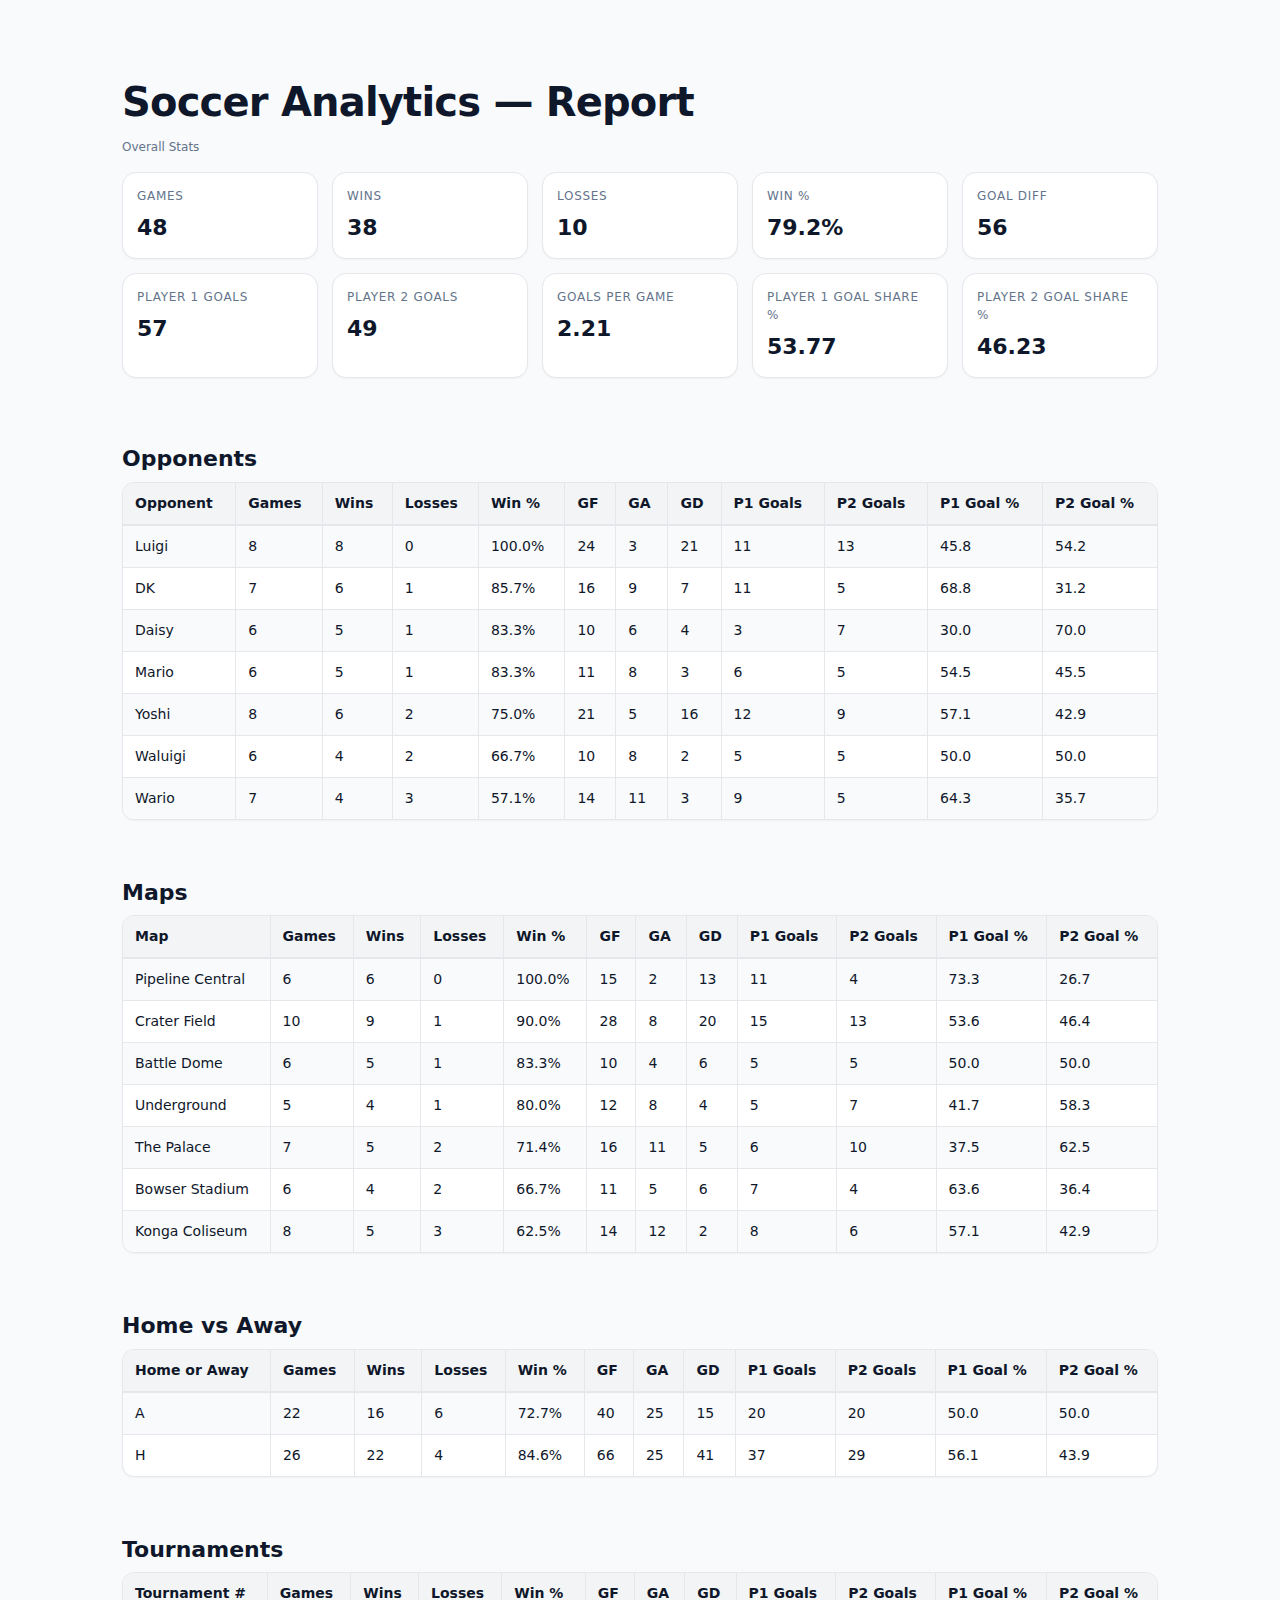
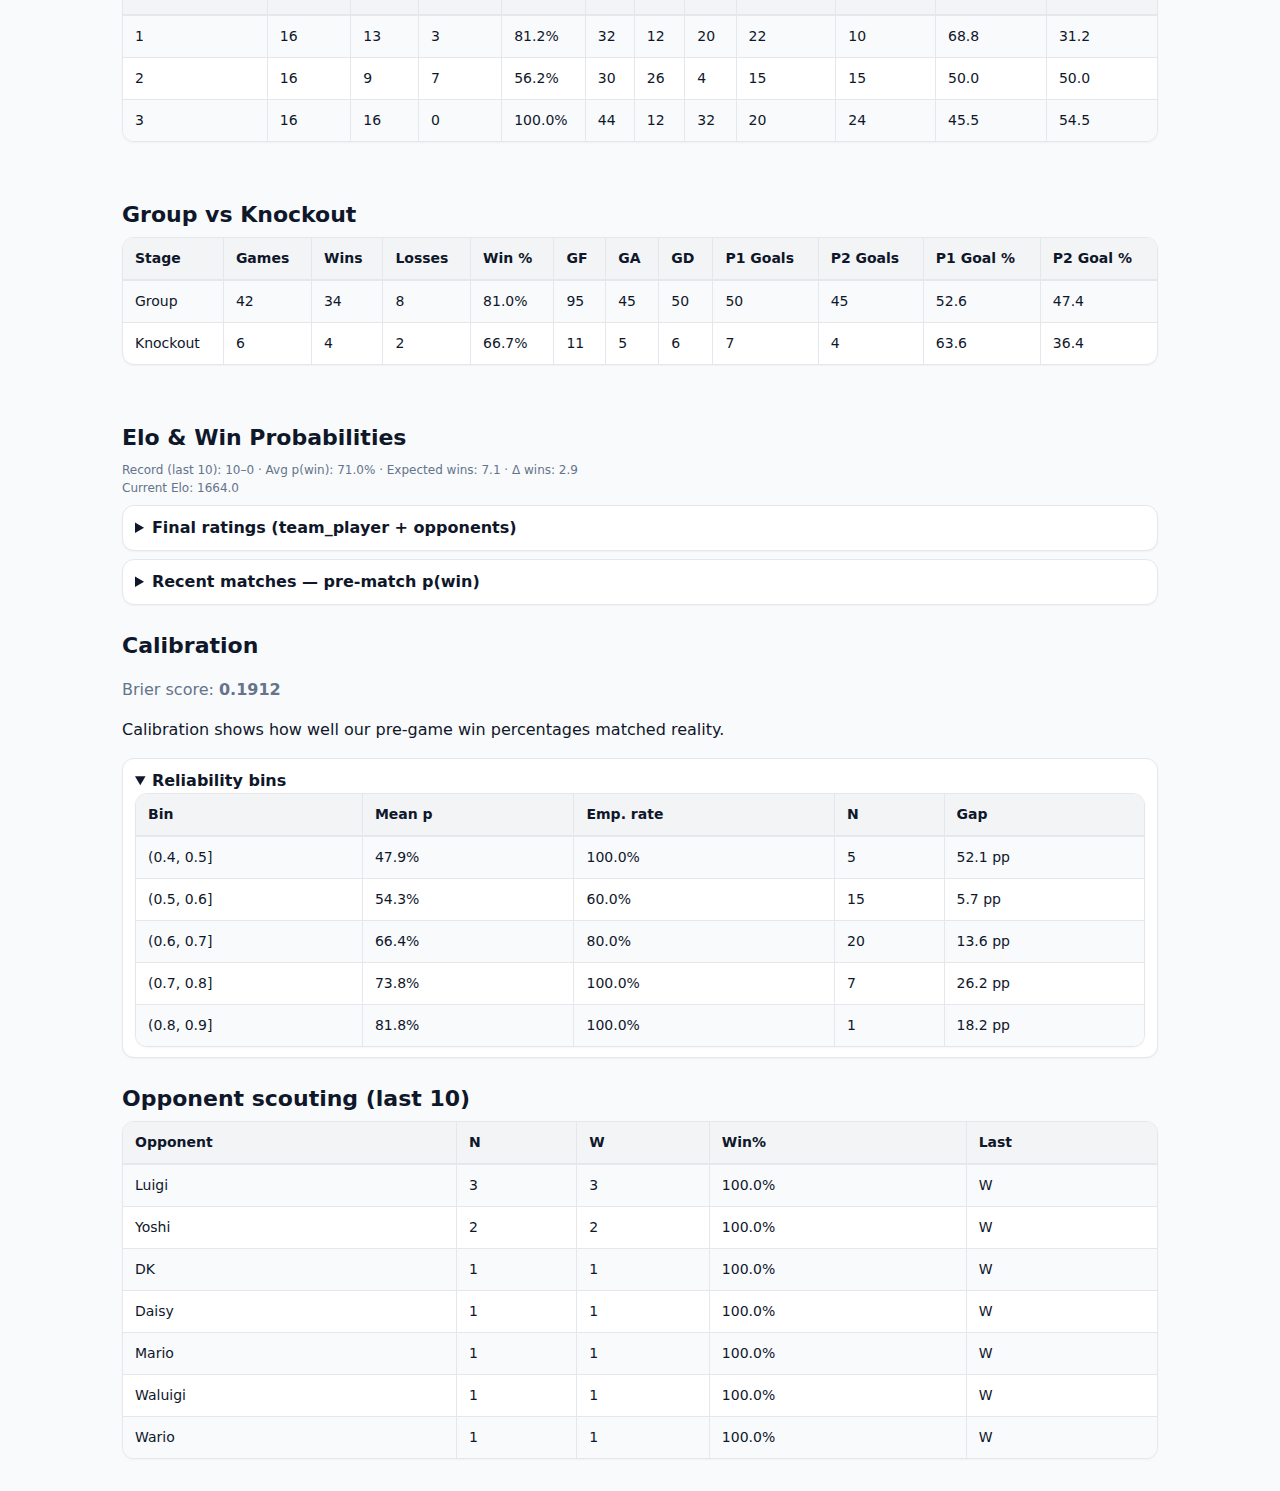
<file: docs/index.html>
<!doctype html>
<html lang="en">
<head>
  <meta charset="utf-8">
  <title>Soccer Analytics — Report</title>
  <meta name="viewport" content="width=device-width, initial-scale=1">
  <!-- <link rel="stylesheet" href="./styles.css"> -->
  <link rel="stylesheet" href="styles.css">

  <style>
    /* ---------- light, clean portfolio-ish styles ---------- */
    * { box-sizing: border-box; }

    html, body {
      height: 100%;
      margin: 0;
      background: #f9fafb;      /* very light gray */
      color: #0f172a;           /* slate-900 */
      font: 16px/1.5 ui-sans-serif, system-ui, -apple-system, Segoe UI, Roboto, Helvetica, Arial;
    }

    .container {
      max-width: 1100px;
      margin: 40px auto;
      padding: clamp(20px, 3vw, 32px);   /* equal padding on ALL sides */
    }

    h1 {
      margin: 0 0 .4rem;
      font-size: clamp(28px, 3.2vw, 40px);
      letter-spacing: -0.02em;
      color: #0f172a;
    }
    h2 { margin: 0 0 .4rem; font-size: clamp(18px, 2.2vw, 22px); }
    .muted { color: #64748b; }
    .small { font-size: 12px; }
    .section { margin-top: 2rem; }

    /* KPIs */
    .kpis {
      display: grid;
      grid-template-columns: repeat(auto-fit, minmax(170px, 1fr));
      gap: 14px;
      margin: 1rem 0 2rem;
    }
    .kpi {
      background: #fff;
      border: 1px solid #e5e7eb;
      border-radius: 14px;
      padding: 14px;
      box-shadow: 0 1px 2px rgba(0,0,0,.04);
    }

    .kpi .label { color: #64748b; font-size: 12px; text-transform: uppercase; letter-spacing: .06em; }
    .kpi .value { font-weight: 700; font-size: 22px; margin-top: 6px; }

    /* Content layout: always single column so tables stack */
    .grid { display: grid; grid-template-columns: 1fr; gap: 24px; }
    .grid > * { min-width: 0; }

    /* Tables */
    table {
      width: 100%;
      border-collapse: separate;
      border-spacing: 0;
      background: #fff;
      border: 1px solid #e5e7eb;
      border-radius: 12px;
      overflow: hidden;
      font-size: 14px;
      box-shadow: 0 1px 2px rgba(0,0,0,.04);
    }
    thead th {
      background: #f3f4f6;
      color: #0f172a;
      padding: 10px 12px;
      text-align: left;
      border-bottom: 1px solid #e5e7eb;
    }
    /* row lines */
    td { padding: 10px 12px; border-top: 1px solid #e5e7eb; }
    /* column separators */
    thead th + th,
    tbody td + td,
    tfoot td + td { border-left: 1px solid #e5e7eb; }

    tbody tr:nth-child(odd) { background: #f8fafc; }  /* subtle zebra */
    tbody tr:hover { background: #eef2ff; }            /* gentle hover */

    /* details/summary blocks */
    details {
      background: #fff;
      border: 1px solid #e5e7eb;
      border-radius: 12px;
      padding: 10px 12px;
      margin-top: .5rem;
      box-shadow: 0 1px 2px rgba(0,0,0,.04);
    }
    summary { cursor: pointer; font-weight: 600; }

    /* tiny probability bar */
    .smallbar {
      height: 8px;
      background: #e5e7eb;
      border-radius: 9999px;
      overflow: hidden;
      margin-bottom: 4px;
    }
    .smallbar span {
      display: block;
      height: 100%;
      background: linear-gradient(90deg, #2563eb, #22d3ee);
    }

    /* optional outcome highlights */
    .up-win td { background: rgba(16,185,129,.12); }
    .up-loss td { background: rgba(239,68,68,.12); }

    /* responsiveness */
    @media (max-width: 600px) {
      table { font-size: 13px; }
      .container { padding: 16px; }  /* still equal on all sides */
    }
  </style>

  
</head>  
<body data-theme="dark">
  <main class="container">
  <h1>Soccer Analytics — Report</h1>
  <!-- <div class="muted small">Stage 1 • CSV → metrics → static HTML</div> -->
   <div class="muted small">Overall Stats</div>

  <!-- KPIs (Key Performance Indicators)-->
  <div class="kpis">
    <div class="kpi"><div class="label">Games</div><div class="value">48</div></div>
    <div class="kpi"><div class="label">Wins</div><div class="value">38</div></div>
    <div class="kpi"><div class="label">Losses</div><div class="value">10</div></div>
    <div class="kpi"><div class="label">Win %</div><div class="value">79.2%</div></div>
    <div class="kpi"><div class="label">Goal Diff</div><div class="value">56</div></div>
    <div class="kpi"><div class="label">Player 1 Goals</div><div class="value">57</div></div>
    <div class="kpi"><div class="label">Player 2 Goals</div><div class="value">49</div></div>
    <div class="kpi"><div class="label">Goals per game</div><div class="value">2.21</div></div>
    <div class="kpi"><div class="label">Player 1 Goal Share %</div><div class="value">53.77</div></div>
    <div class="kpi"><div class="label">Player 2 Goal Share %</div><div class="value">46.23</div></div>
  </div>

  <div class="grid">

    <!-- Opponents -->
    <div class="section">
      <h2>Opponents</h2>
      <div class="table-wrap">
        <table>
          <thead>
            <tr><th>Opponent</th><th>Games</th><th>Wins</th><th>Losses</th><th>Win %</th><th>GF</th><th>GA</th><th>GD</th><th>P1 Goals</th><th>P2 Goals</th><th>P1 Goal %</th><th>P2 Goal %</th></tr>
          </thead>
          <tbody>
            
              
                <tr>
                  <td>Luigi</td>
                  <td>8</td>
                  <td>8</td>
                  <td>0</td>
                  <td>100.0%</td>
                  <td>24</td>
                  <td>3</td>
                  <td>21</td>
                  <td>11</td>
                  <td>13</td>
                  <td>45.8</td>
                  <td>54.2</td>
                </tr>
              
                <tr>
                  <td>DK</td>
                  <td>7</td>
                  <td>6</td>
                  <td>1</td>
                  <td>85.7%</td>
                  <td>16</td>
                  <td>9</td>
                  <td>7</td>
                  <td>11</td>
                  <td>5</td>
                  <td>68.8</td>
                  <td>31.2</td>
                </tr>
              
                <tr>
                  <td>Daisy</td>
                  <td>6</td>
                  <td>5</td>
                  <td>1</td>
                  <td>83.3%</td>
                  <td>10</td>
                  <td>6</td>
                  <td>4</td>
                  <td>3</td>
                  <td>7</td>
                  <td>30.0</td>
                  <td>70.0</td>
                </tr>
              
                <tr>
                  <td>Mario</td>
                  <td>6</td>
                  <td>5</td>
                  <td>1</td>
                  <td>83.3%</td>
                  <td>11</td>
                  <td>8</td>
                  <td>3</td>
                  <td>6</td>
                  <td>5</td>
                  <td>54.5</td>
                  <td>45.5</td>
                </tr>
              
                <tr>
                  <td>Yoshi</td>
                  <td>8</td>
                  <td>6</td>
                  <td>2</td>
                  <td>75.0%</td>
                  <td>21</td>
                  <td>5</td>
                  <td>16</td>
                  <td>12</td>
                  <td>9</td>
                  <td>57.1</td>
                  <td>42.9</td>
                </tr>
              
                <tr>
                  <td>Waluigi</td>
                  <td>6</td>
                  <td>4</td>
                  <td>2</td>
                  <td>66.7%</td>
                  <td>10</td>
                  <td>8</td>
                  <td>2</td>
                  <td>5</td>
                  <td>5</td>
                  <td>50.0</td>
                  <td>50.0</td>
                </tr>
              
                <tr>
                  <td>Wario</td>
                  <td>7</td>
                  <td>4</td>
                  <td>3</td>
                  <td>57.1%</td>
                  <td>14</td>
                  <td>11</td>
                  <td>3</td>
                  <td>9</td>
                  <td>5</td>
                  <td>64.3</td>
                  <td>35.7</td>
                </tr>
              
            
          </tbody>
        </table>
      </div>
    </div>

    <!-- Maps -->
    <div class="section">
      <h2>Maps</h2>
      <div class="table-wrap">
        <table>
          <thead>
            <tr><th>Map</th><th>Games</th><th>Wins</th><th>Losses</th><th>Win %</th><th>GF</th><th>GA</th><th>GD</th><th>P1 Goals</th><th>P2 Goals</th><th>P1 Goal %</th><th>P2 Goal %</th></tr>
          </thead>
          <tbody>
            
              
              <tr>
                <td>Pipeline Central</td>
                <td>6</td>
                <td>6</td>
                <td>0</td>
                <td>100.0%</td>
                <td>15</td>
                <td>2</td>
                <td>13</td>
                <td>11</td>
                <td>4</td>
                <td>73.3</td>
                <td>26.7</td>
              </tr>
              
              <tr>
                <td>Crater Field</td>
                <td>10</td>
                <td>9</td>
                <td>1</td>
                <td>90.0%</td>
                <td>28</td>
                <td>8</td>
                <td>20</td>
                <td>15</td>
                <td>13</td>
                <td>53.6</td>
                <td>46.4</td>
              </tr>
              
              <tr>
                <td>Battle Dome</td>
                <td>6</td>
                <td>5</td>
                <td>1</td>
                <td>83.3%</td>
                <td>10</td>
                <td>4</td>
                <td>6</td>
                <td>5</td>
                <td>5</td>
                <td>50.0</td>
                <td>50.0</td>
              </tr>
              
              <tr>
                <td>Underground</td>
                <td>5</td>
                <td>4</td>
                <td>1</td>
                <td>80.0%</td>
                <td>12</td>
                <td>8</td>
                <td>4</td>
                <td>5</td>
                <td>7</td>
                <td>41.7</td>
                <td>58.3</td>
              </tr>
              
              <tr>
                <td>The Palace</td>
                <td>7</td>
                <td>5</td>
                <td>2</td>
                <td>71.4%</td>
                <td>16</td>
                <td>11</td>
                <td>5</td>
                <td>6</td>
                <td>10</td>
                <td>37.5</td>
                <td>62.5</td>
              </tr>
              
              <tr>
                <td>Bowser Stadium</td>
                <td>6</td>
                <td>4</td>
                <td>2</td>
                <td>66.7%</td>
                <td>11</td>
                <td>5</td>
                <td>6</td>
                <td>7</td>
                <td>4</td>
                <td>63.6</td>
                <td>36.4</td>
              </tr>
              
              <tr>
                <td>Konga Coliseum</td>
                <td>8</td>
                <td>5</td>
                <td>3</td>
                <td>62.5%</td>
                <td>14</td>
                <td>12</td>
                <td>2</td>
                <td>8</td>
                <td>6</td>
                <td>57.1</td>
                <td>42.9</td>
              </tr>
              
            
          </tbody>
        </table>
      </div>
    </div>

    <!-- Home vs Away -->
    
    <div class="section">
      <h2>Home vs Away</h2>
      <div class="table-wrap">
        <table>
          <thead>
            <tr><th>Home or Away</th><th>Games</th><th>Wins</th><th>Losses</th><th>Win %</th><th>GF</th><th>GA</th><th>GD</th><th>P1 Goals</th><th>P2 Goals</th><th>P1 Goal %</th><th>P2 Goal %</th></tr>
          </thead>
          <tbody>
            
            <tr>
              <td>A</td>
              <td>22</td>
              <td>16</td>
              <td>6</td>
              <td>72.7%</td>
              <td>40</td>
              <td>25</td>
              <td>15</td>
              <td>20</td>
              <td>20</td>
              <td>50.0</td>
              <td>50.0</td>
            </tr>
            
            <tr>
              <td>H</td>
              <td>26</td>
              <td>22</td>
              <td>4</td>
              <td>84.6%</td>
              <td>66</td>
              <td>25</td>
              <td>41</td>
              <td>37</td>
              <td>29</td>
              <td>56.1</td>
              <td>43.9</td>
            </tr>
            
          </tbody>
        </table>
      </div>
    </div>
    

    <!-- Tournaments -->
    
    <div class="section">
      <h2>Tournaments</h2>
      <div class="table-wrap">
        <table>
          <thead>
            <tr><th>Tournament #</th><th>Games</th><th>Wins</th><th>Losses</th><th>Win %</th><th>GF</th><th>GA</th><th>GD</th><th>P1 Goals</th><th>P2 Goals</th><th>P1 Goal %</th><th>P2 Goal %</th></tr>
          </thead>
          <tbody>
            
            <tr>
              <td>1</td>
              <td>16</td>
              <td>13</td>
              <td>3</td>
              <td>81.2%</td>
              <td>32</td>
              <td>12</td>
              <td>20</td>
              <td>22</td>
              <td>10</td>
              <td>68.8</td>
              <td>31.2</td>
            </tr>
            
            <tr>
              <td>2</td>
              <td>16</td>
              <td>9</td>
              <td>7</td>
              <td>56.2%</td>
              <td>30</td>
              <td>26</td>
              <td>4</td>
              <td>15</td>
              <td>15</td>
              <td>50.0</td>
              <td>50.0</td>
            </tr>
            
            <tr>
              <td>3</td>
              <td>16</td>
              <td>16</td>
              <td>0</td>
              <td>100.0%</td>
              <td>44</td>
              <td>12</td>
              <td>32</td>
              <td>20</td>
              <td>24</td>
              <td>45.5</td>
              <td>54.5</td>
            </tr>
            
          </tbody>
        </table>
      </div>
    </div>
    

    <!-- Group vs Knockout -->
    
    <div class="section">
      <h2>Group vs Knockout</h2>
      <div class="table-wrap">
        <table>
          <thead>
            <tr><th>Stage</th><th>Games</th><th>Wins</th><th>Losses</th><th>Win %</th><th>GF</th><th>GA</th><th>GD</th><th>P1 Goals</th><th>P2 Goals</th><th>P1 Goal %</th><th>P2 Goal %</th></tr>
          </thead>
          <tbody>
            
            <tr>
              <td>Group</td>
              <td>42</td>
              <td>34</td>
              <td>8</td>
              <td>81.0%</td>
              <td>95</td>
              <td>45</td>
              <td>50</td>
              <td>50</td>
              <td>45</td>
              <td>52.6</td>
              <td>47.4</td>
            </tr>
            
            <tr>
              <td>Knockout</td>
              <td>6</td>
              <td>4</td>
              <td>2</td>
              <td>66.7%</td>
              <td>11</td>
              <td>5</td>
              <td>6</td>
              <td>7</td>
              <td>4</td>
              <td>63.6</td>
              <td>36.4</td>
            </tr>
            
          </tbody>
        </table>
      </div>
    </div>
    

    
    
      <div class="section">
        <h2>Elo & Win Probabilities</h2>
          
            
            <div class="muted small">
              Record (last 10): 10–0 ·
              Avg p(win): 71.0% ·
              Expected wins: 7.1 ·
              Δ wins: 2.9
            </div>
          
        <!-- <div class="muted small">Current Elo (team_player): 1500.0</div> -->
         <div class="muted small"> Current Elo: 1664.0 </div>

        <details>
          <summary>Final ratings (team_player + opponents)</summary>
          <div class="table-wrap">
            <table>
              <thead><tr><th>Entity</th><th>Elo</th></tr></thead>
              <tbody>
                
                  <tr><td>team_player</td><td>1664.0</td></tr>
                
                  <tr><td>Wario</td><td>1504.0</td></tr>
                
                  <tr><td>Waluigi</td><td>1492.0</td></tr>
                
                  <tr><td>Yoshi</td><td>1480.0</td></tr>
                
                  <tr><td>Daisy</td><td>1474.0</td></tr>
                
                  <tr><td>Mario</td><td>1473.0</td></tr>
                
                  <tr><td>DK</td><td>1467.0</td></tr>
                
                  <tr><td>Luigi</td><td>1446.0</td></tr>
                
              </tbody>
            </table>
          </div>
        </details>

        <details>
          <summary>Recent matches — pre-match p(win)</summary>
          <div class="table-wrap">
            <table>
              <thead>
                <tr>
                  <th>Date</th>
                  <th>Opponent</th>
                  <th>H/A</th>
                  <th>Result</th>
                  <th>p(win)</th>
                </tr>
              </thead>
              <tbody>
                
                  
                  <tr class="">
                    <td>2025-08-04</td>
                    <td>Wario</td>
                    <td>H</td>
                    <td>W</td>

                    <td>
                      <div class="smallbar">
                        <span style="width: 69.0%"></span>
                      </div>
                      <span class="muted small">69.0%</span>
                    </td>
                  </tr>
                
                  
                  <tr class="">
                    <td>2025-08-04</td>
                    <td>Luigi</td>
                    <td>A</td>
                    <td>W</td>

                    <td>
                      <div class="smallbar">
                        <span style="width: 65.0%"></span>
                      </div>
                      <span class="muted small">65.0%</span>
                    </td>
                  </tr>
                
                  
                  <tr class="">
                    <td>2025-08-04</td>
                    <td>DK</td>
                    <td>H</td>
                    <td>W</td>

                    <td>
                      <div class="smallbar">
                        <span style="width: 76.0%"></span>
                      </div>
                      <span class="muted small">76.0%</span>
                    </td>
                  </tr>
                
                  
                  <tr class="">
                    <td>2025-08-04</td>
                    <td>Waluigi</td>
                    <td>H</td>
                    <td>W</td>

                    <td>
                      <div class="smallbar">
                        <span style="width: 73.0%"></span>
                      </div>
                      <span class="muted small">73.0%</span>
                    </td>
                  </tr>
                
                  
                  <tr class="">
                    <td>2025-08-04</td>
                    <td>Yoshi</td>
                    <td>A</td>
                    <td>W</td>

                    <td>
                      <div class="smallbar">
                        <span style="width: 62.0%"></span>
                      </div>
                      <span class="muted small">62.0%</span>
                    </td>
                  </tr>
                
                  
                  <tr class="">
                    <td>2025-08-04</td>
                    <td>Mario</td>
                    <td>A</td>
                    <td>W</td>

                    <td>
                      <div class="smallbar">
                        <span style="width: 65.0%"></span>
                      </div>
                      <span class="muted small">65.0%</span>
                    </td>
                  </tr>
                
                  
                  <tr class="">
                    <td>2025-08-04</td>
                    <td>Daisy</td>
                    <td>H</td>
                    <td>W</td>

                    <td>
                      <div class="smallbar">
                        <span style="width: 78.0%"></span>
                      </div>
                      <span class="muted small">78.0%</span>
                    </td>
                  </tr>
                
                  
                  <tr class="">
                    <td>2025-08-04</td>
                    <td>Wario</td>
                    <td>A</td>
                    <td>W</td>

                    <td>
                      <div class="smallbar">
                        <span style="width: 62.0%"></span>
                      </div>
                      <span class="muted small">62.0%</span>
                    </td>
                  </tr>
                
                  
                  <tr class="">
                    <td>2025-08-04</td>
                    <td>Yoshi</td>
                    <td>H</td>
                    <td>W</td>

                    <td>
                      <div class="smallbar">
                        <span style="width: 78.0%"></span>
                      </div>
                      <span class="muted small">78.0%</span>
                    </td>
                  </tr>
                
                  
                  <tr class="">
                    <td>2025-08-04</td>
                    <td>Luigi</td>
                    <td>H</td>
                    <td>W</td>

                    <td>
                      <div class="smallbar">
                        <span style="width: 82.0%"></span>
                      </div>
                      <span class="muted small">82.0%</span>
                    </td>
                  </tr>
                
              </tbody>
            </table>
          </div>
        </details>



      </div>
    


    
    <section>
      <h2>Calibration</h2>
      <p class="muted">Brier score: <strong>0.1912</strong></p>
      <p>Calibration shows how well our pre-game win percentages matched reality.</p>

      <details open>
        <summary>Reliability bins</summary>
        <div class="table-wrap">
          <table>
            <thead><tr><th>Bin</th><th>Mean p</th><th>Emp. rate</th><th>N</th><th>Gap</th></tr></thead>
            <tbody>
              
                <tr>
                  <td>(0.4, 0.5]</td>
                  <td>47.9%</td>
                  <td>100.0%</td>
                  <td>5</td>
                  <td>52.1 pp</td>
                </tr>
              
                <tr>
                  <td>(0.5, 0.6]</td>
                  <td>54.3%</td>
                  <td>60.0%</td>
                  <td>15</td>
                  <td>5.7 pp</td>
                </tr>
              
                <tr>
                  <td>(0.6, 0.7]</td>
                  <td>66.4%</td>
                  <td>80.0%</td>
                  <td>20</td>
                  <td>13.6 pp</td>
                </tr>
              
                <tr>
                  <td>(0.7, 0.8]</td>
                  <td>73.8%</td>
                  <td>100.0%</td>
                  <td>7</td>
                  <td>26.2 pp</td>
                </tr>
              
                <tr>
                  <td>(0.8, 0.9]</td>
                  <td>81.8%</td>
                  <td>100.0%</td>
                  <td>1</td>
                  <td>18.2 pp</td>
                </tr>
              
            </tbody>
          </table>
        </div>
      </details>
    </section>
    

    
    <section>
      <h2>Opponent scouting (last 10)</h2>
      <div class="table-wrap">
        <table>
          <thead><tr><th>Opponent</th><th>N</th><th>W</th><th>Win%</th><th>Last</th></tr></thead>
          <tbody>
            
              <tr>
                <td>Luigi</td>
                <td>3</td>
                <td>3</td>
                <td>100.0%</td>
                <td>W</td>
              </tr>
            
              <tr>
                <td>Yoshi</td>
                <td>2</td>
                <td>2</td>
                <td>100.0%</td>
                <td>W</td>
              </tr>
            
              <tr>
                <td>DK</td>
                <td>1</td>
                <td>1</td>
                <td>100.0%</td>
                <td>W</td>
              </tr>
            
              <tr>
                <td>Daisy</td>
                <td>1</td>
                <td>1</td>
                <td>100.0%</td>
                <td>W</td>
              </tr>
            
              <tr>
                <td>Mario</td>
                <td>1</td>
                <td>1</td>
                <td>100.0%</td>
                <td>W</td>
              </tr>
            
              <tr>
                <td>Waluigi</td>
                <td>1</td>
                <td>1</td>
                <td>100.0%</td>
                <td>W</td>
              </tr>
            
              <tr>
                <td>Wario</td>
                <td>1</td>
                <td>1</td>
                <td>100.0%</td>
                <td>W</td>
              </tr>
            
          </tbody>
        </table>
      </div>
    </section>
    







  
  </div>
</main>
</body>
</html>
</file>
<file: docs/styles.css>
/* ---------- light, clean portfolio-ish styles ---------- */
* { box-sizing: border-box; }

html, body {
  height: 100%;
  margin: 0;
  background: #f9fafb;      /* very light gray */
  color: #0f172a;           /* slate-900 */
  font: 16px/1.5 ui-sans-serif, system-ui, -apple-system, Segoe UI, Roboto, Helvetica, Arial;
}

.container {
  max-width: 1100px;
  margin: 40px auto;
  padding: clamp(20px, 3vw, 32px);   /* equal padding on ALL sides */
}

h1 {
  margin: 0 0 .4rem;
  font-size: clamp(28px, 3.2vw, 40px);
  letter-spacing: -0.02em;
  color: #0f172a;
}
h2 { margin: 0 0 .4rem; font-size: clamp(18px, 2.2vw, 22px); }
.muted { color: #64748b; }
.small { font-size: 12px; }
.section { margin-top: 2rem; }

/* KPIs */
.kpis {
  display: grid;
  grid-template-columns: repeat(auto-fit, minmax(170px, 1fr));
  gap: 14px;
  margin: 1rem 0 2rem;
}
.kpi {
  background: #fff;
  border: 1px solid #e5e7eb;
  border-radius: 14px;
  padding: 14px;
  box-shadow: 0 1px 2px rgba(0,0,0,.04);
}

.kpi .label { color: #64748b; font-size: 12px; text-transform: uppercase; letter-spacing: .06em; }
.kpi .value { font-weight: 700; font-size: 22px; margin-top: 6px; }

/* Content layout: always single column so tables stack */
.grid { display: grid; grid-template-columns: 1fr; gap: 24px; }
.grid > * { min-width: 0; }

/* Tables */
table {
  width: 100%;
  border-collapse: separate;
  border-spacing: 0;
  background: #fff;
  border: 1px solid #e5e7eb;
  border-radius: 12px;
  overflow: hidden;
  font-size: 14px;
  box-shadow: 0 1px 2px rgba(0,0,0,.04);
}
thead th {
  background: #f3f4f6;
  color: #0f172a;
  padding: 10px 12px;
  text-align: left;
  border-bottom: 1px solid #e5e7eb;
}
/* row lines */
td { padding: 10px 12px; border-top: 1px solid #e5e7eb; }
/* column separators */
thead th + th,
tbody td + td,
tfoot td + td { border-left: 1px solid #e5e7eb; }

tbody tr:nth-child(odd) { background: #f8fafc; }  /* subtle zebra */
tbody tr:hover { background: #eef2ff; }            /* gentle hover */

/* details/summary blocks */
details {
  background: #fff;
  border: 1px solid #e5e7eb;
  border-radius: 12px;
  padding: 10px 12px;
  margin-top: .5rem;
  box-shadow: 0 1px 2px rgba(0,0,0,.04);
}
summary { cursor: pointer; font-weight: 600; }

/* tiny probability bar */
.smallbar {
  height: 8px;
  background: #e5e7eb;
  border-radius: 9999px;
  overflow: hidden;
  margin-bottom: 4px;
}
.smallbar span {
  display: block;
  height: 100%;
  background: linear-gradient(90deg, #2563eb, #22d3ee);
}

/* optional outcome highlights */
.up-win td { background: rgba(16,185,129,.12); }
.up-loss td { background: rgba(239,68,68,.12); }

/* responsiveness */
@media (max-width: 600px) {
  table { font-size: 13px; }
  .container { padding: 16px; }  /* still equal on all sides */
}
</file>
